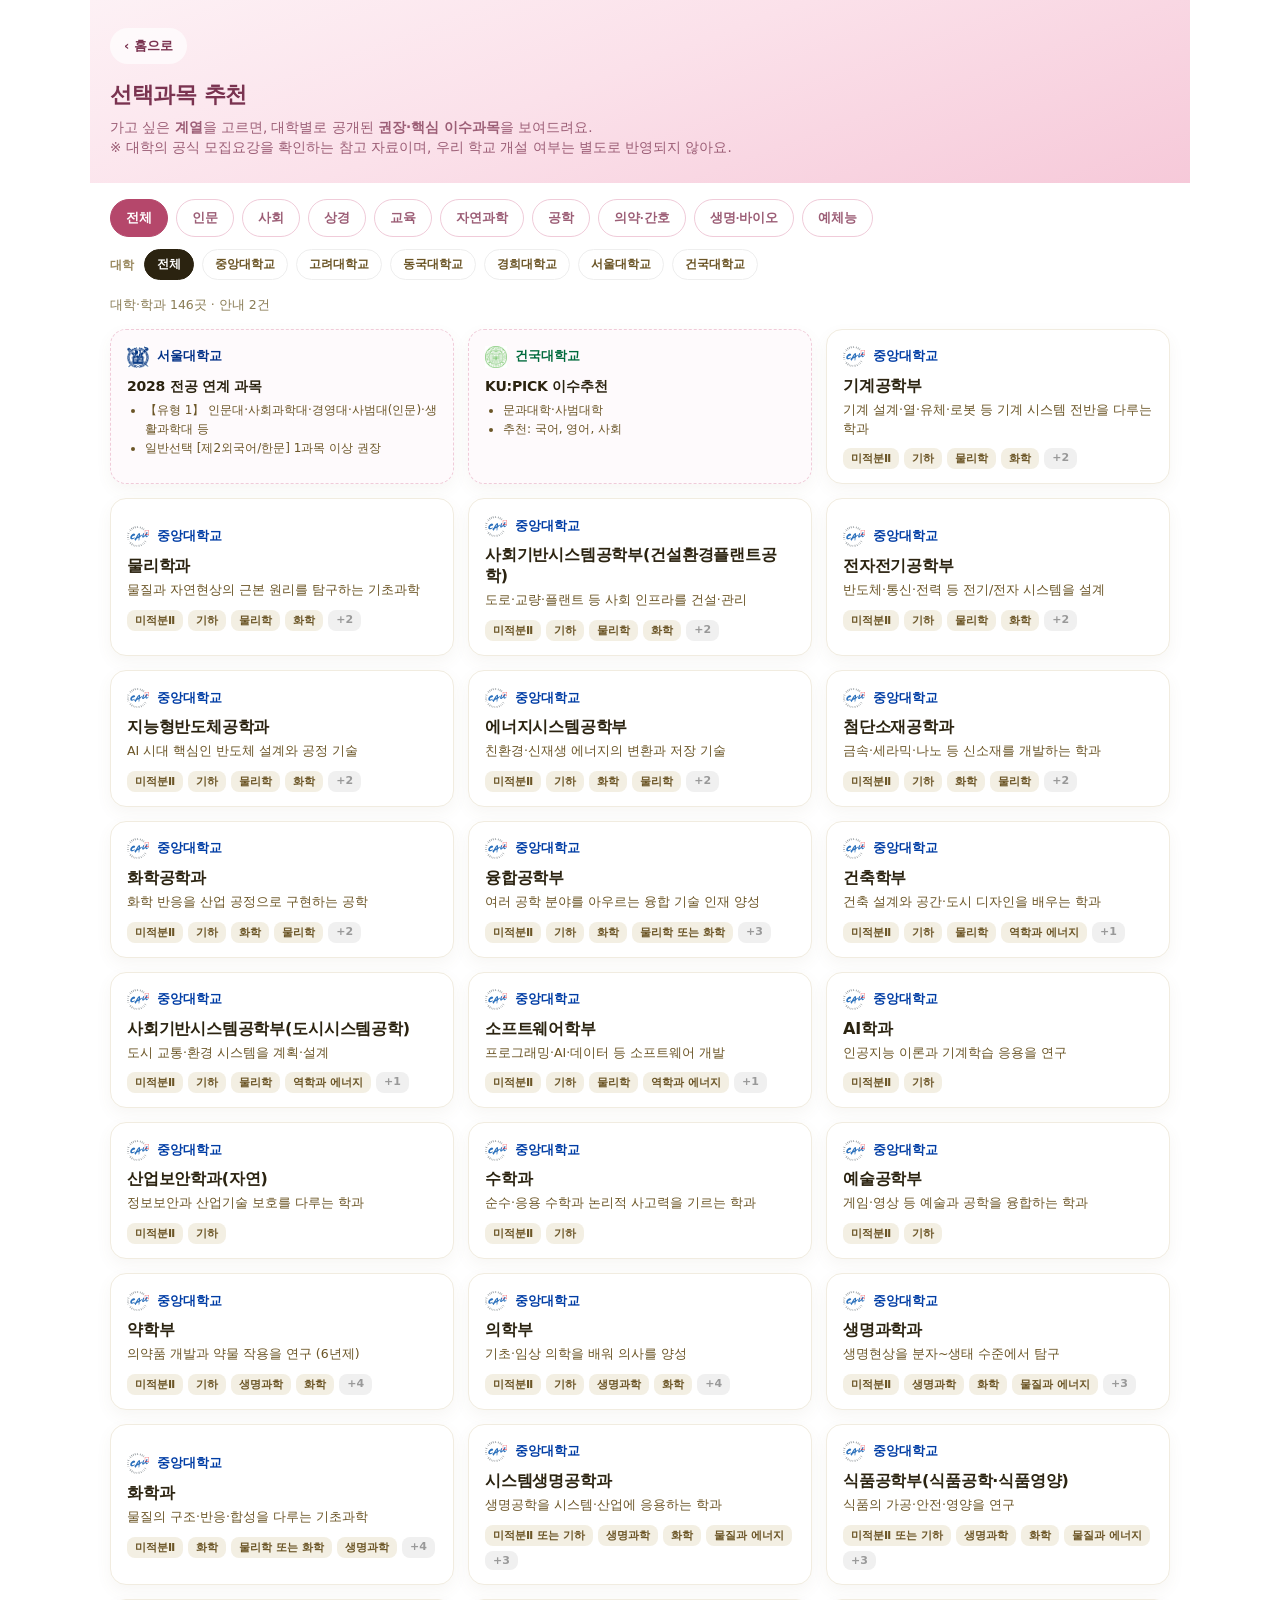
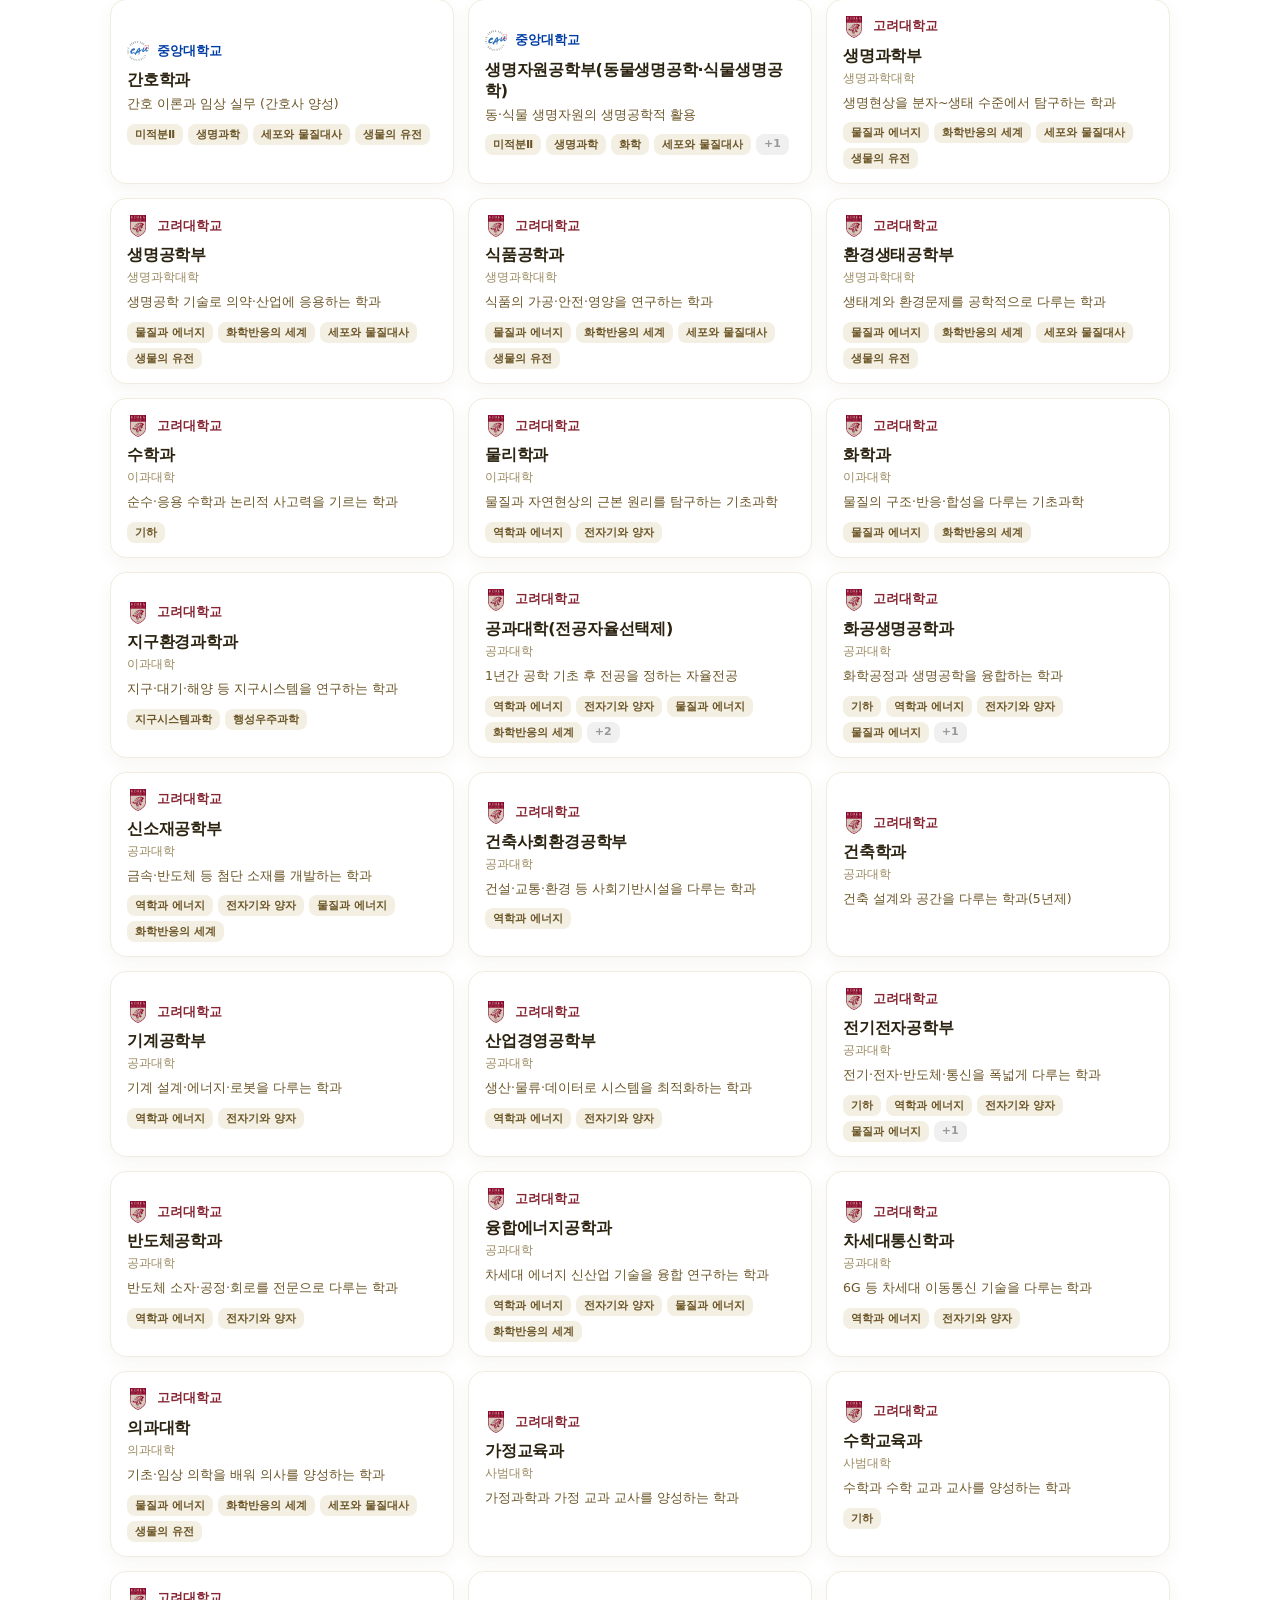
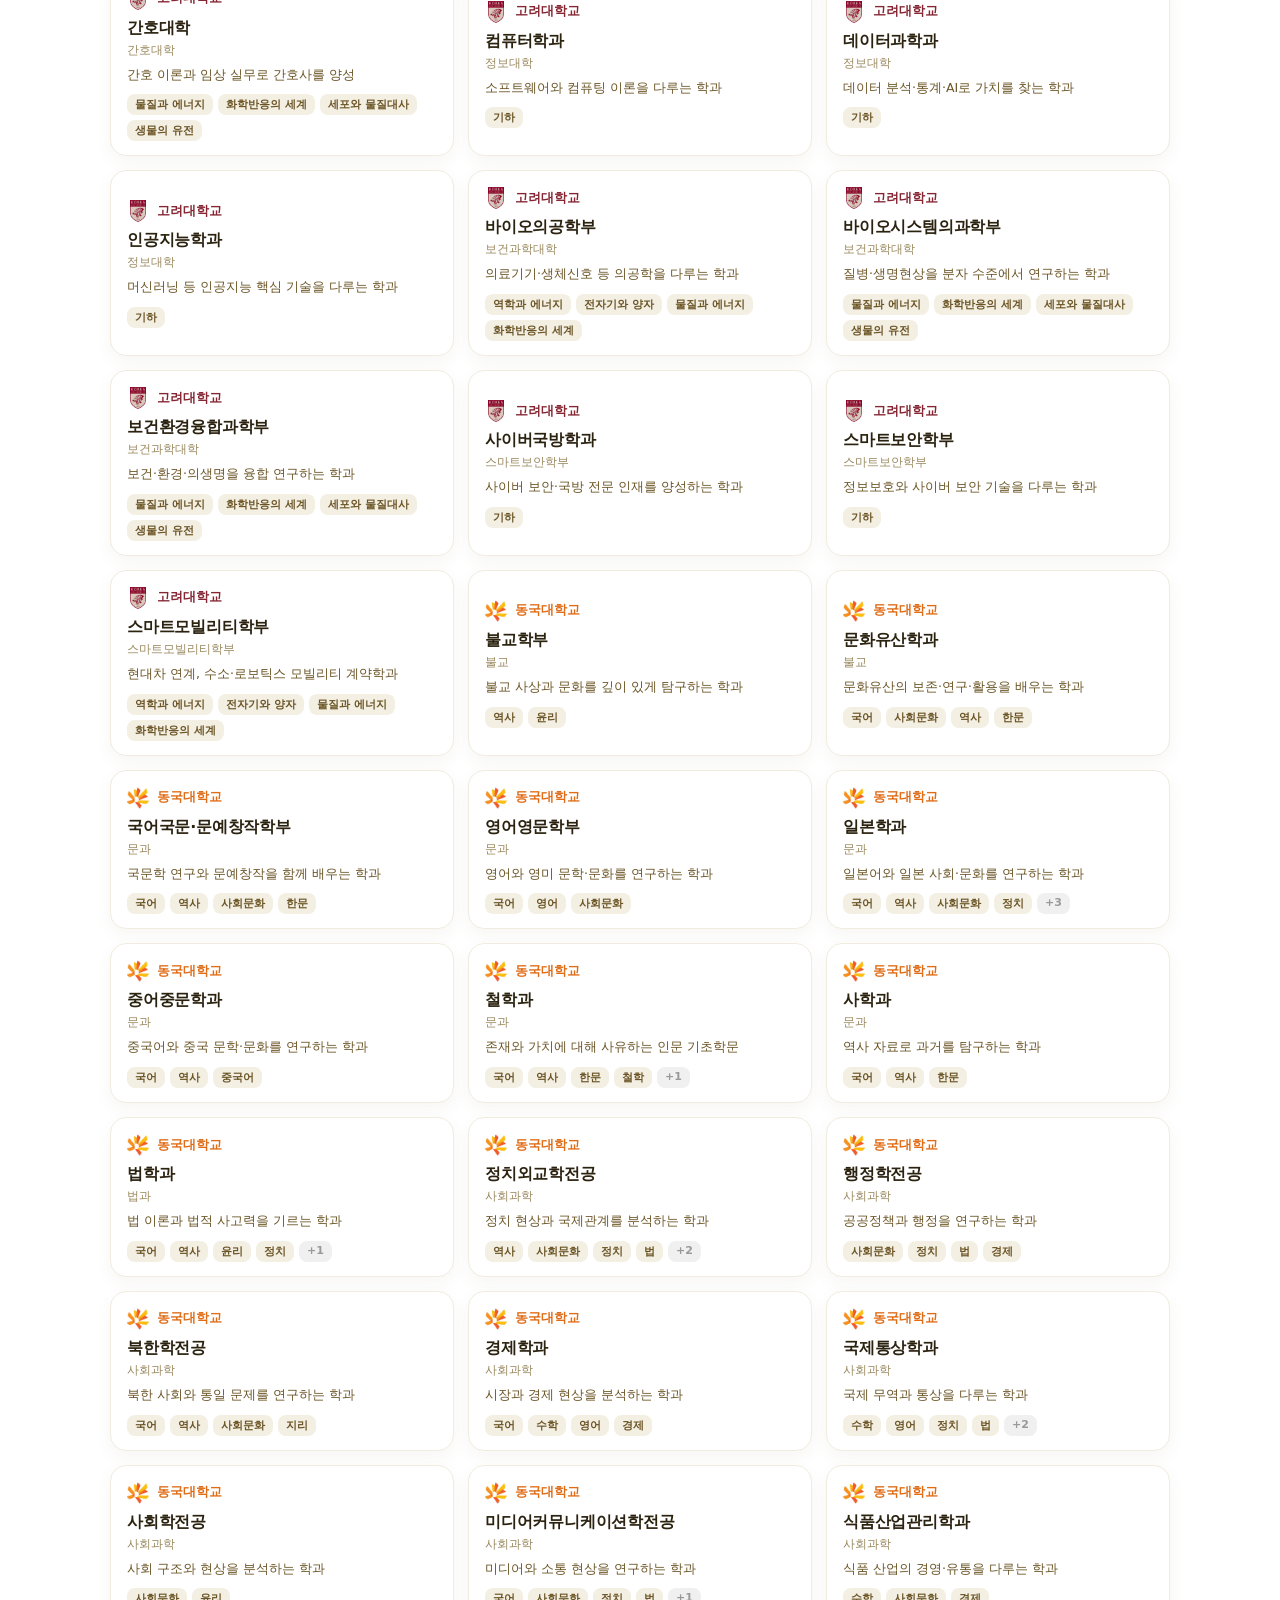
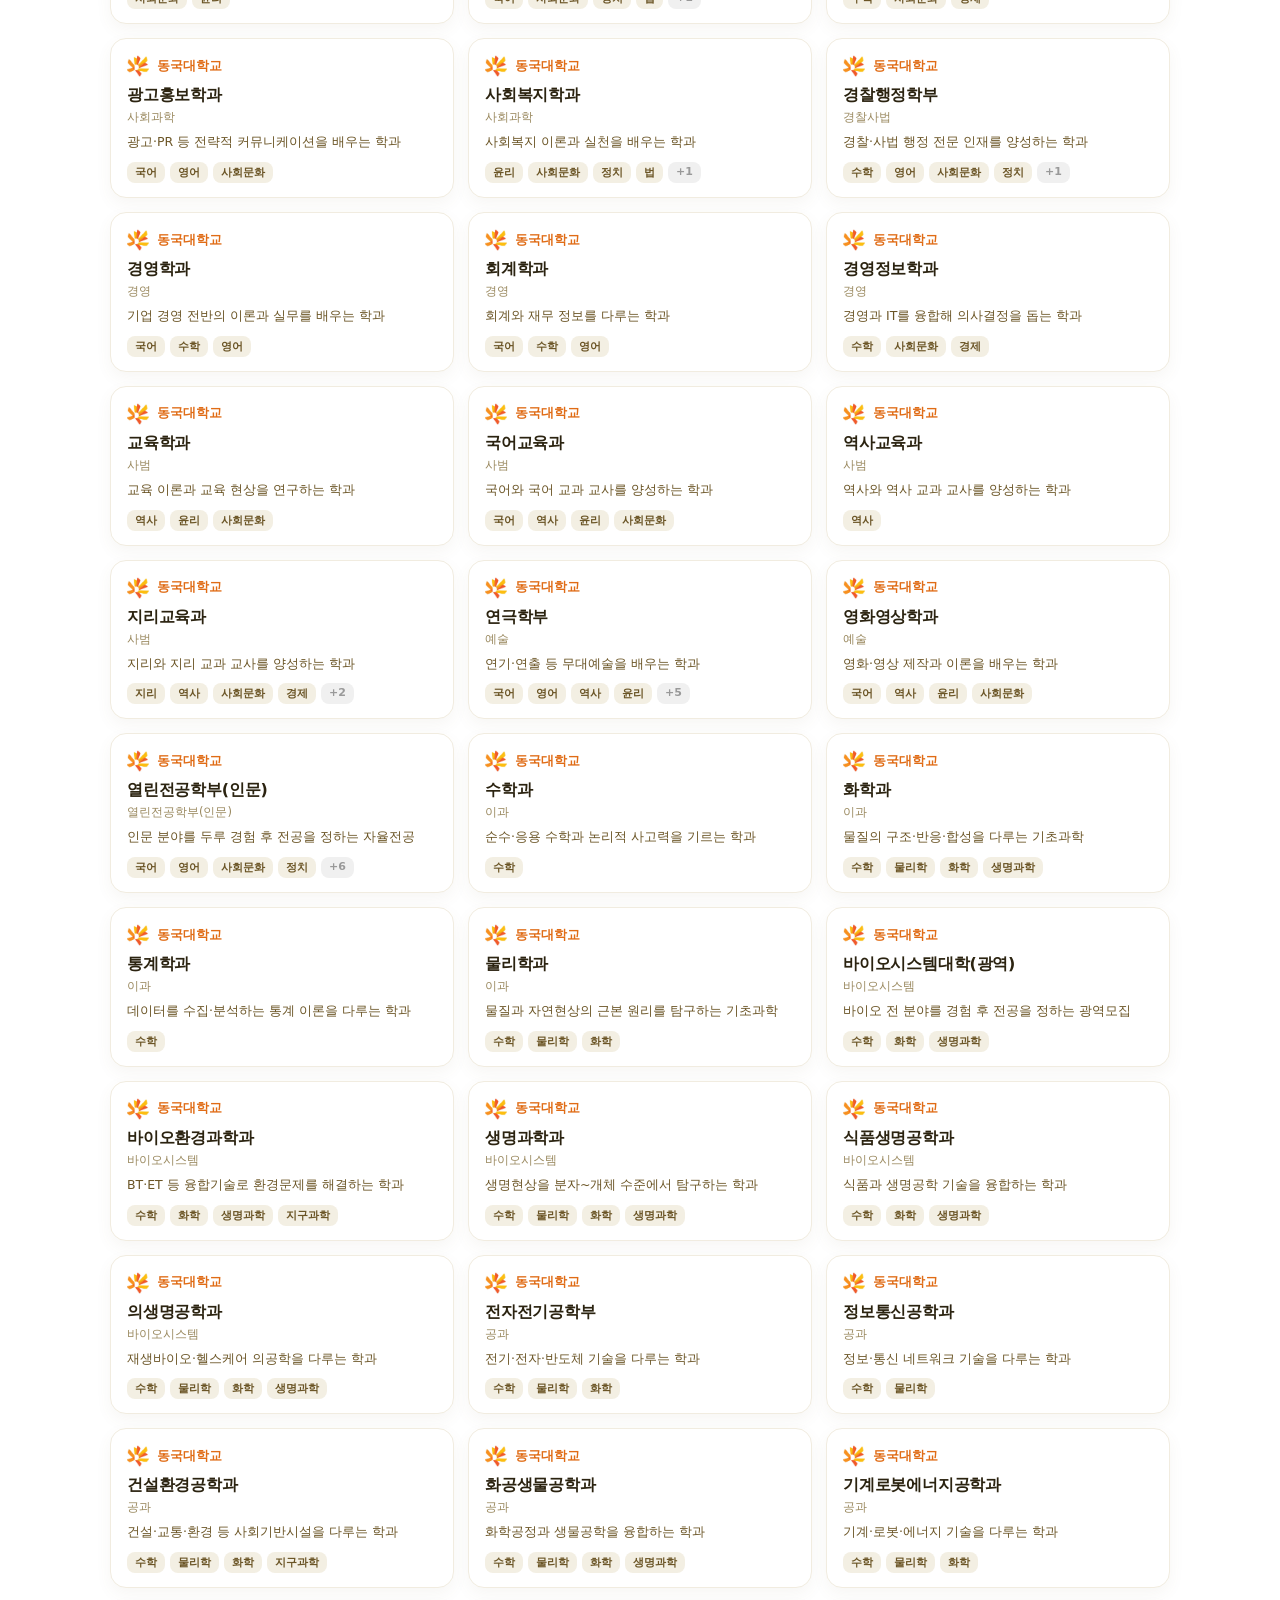
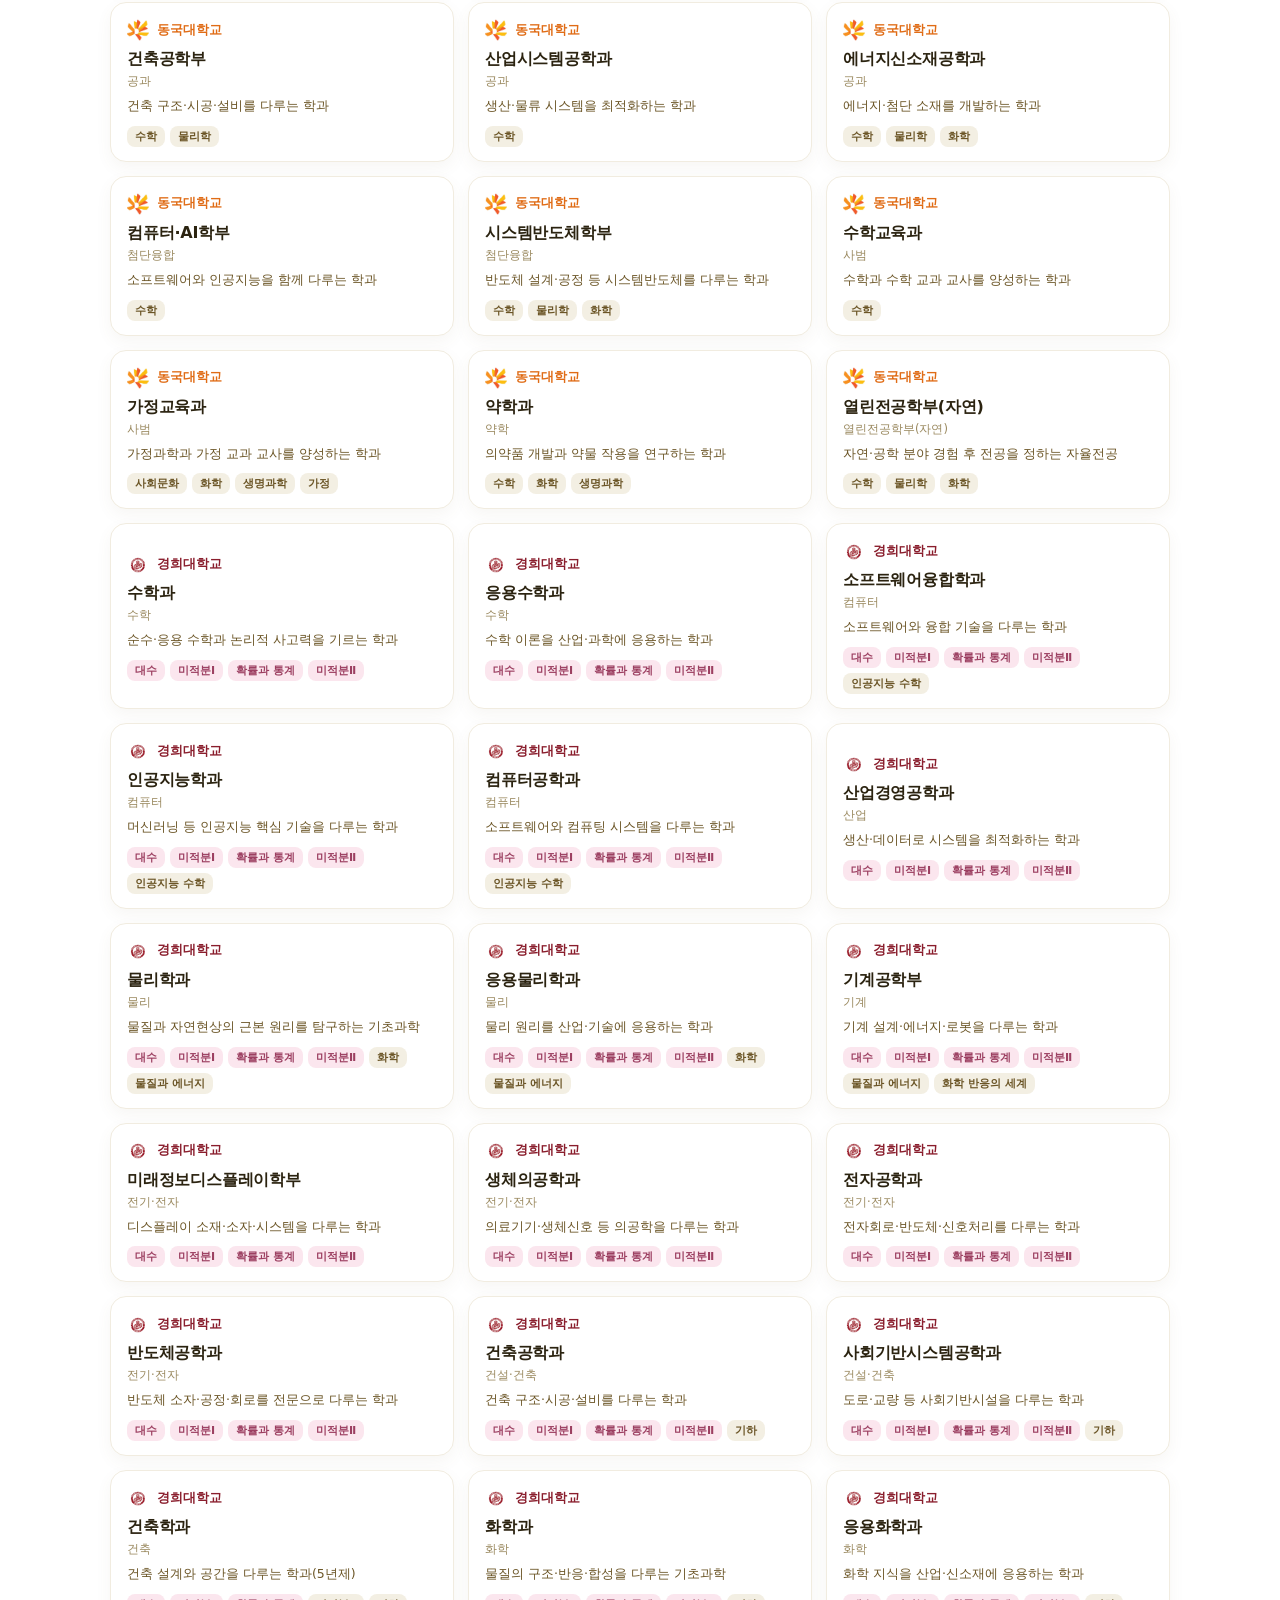
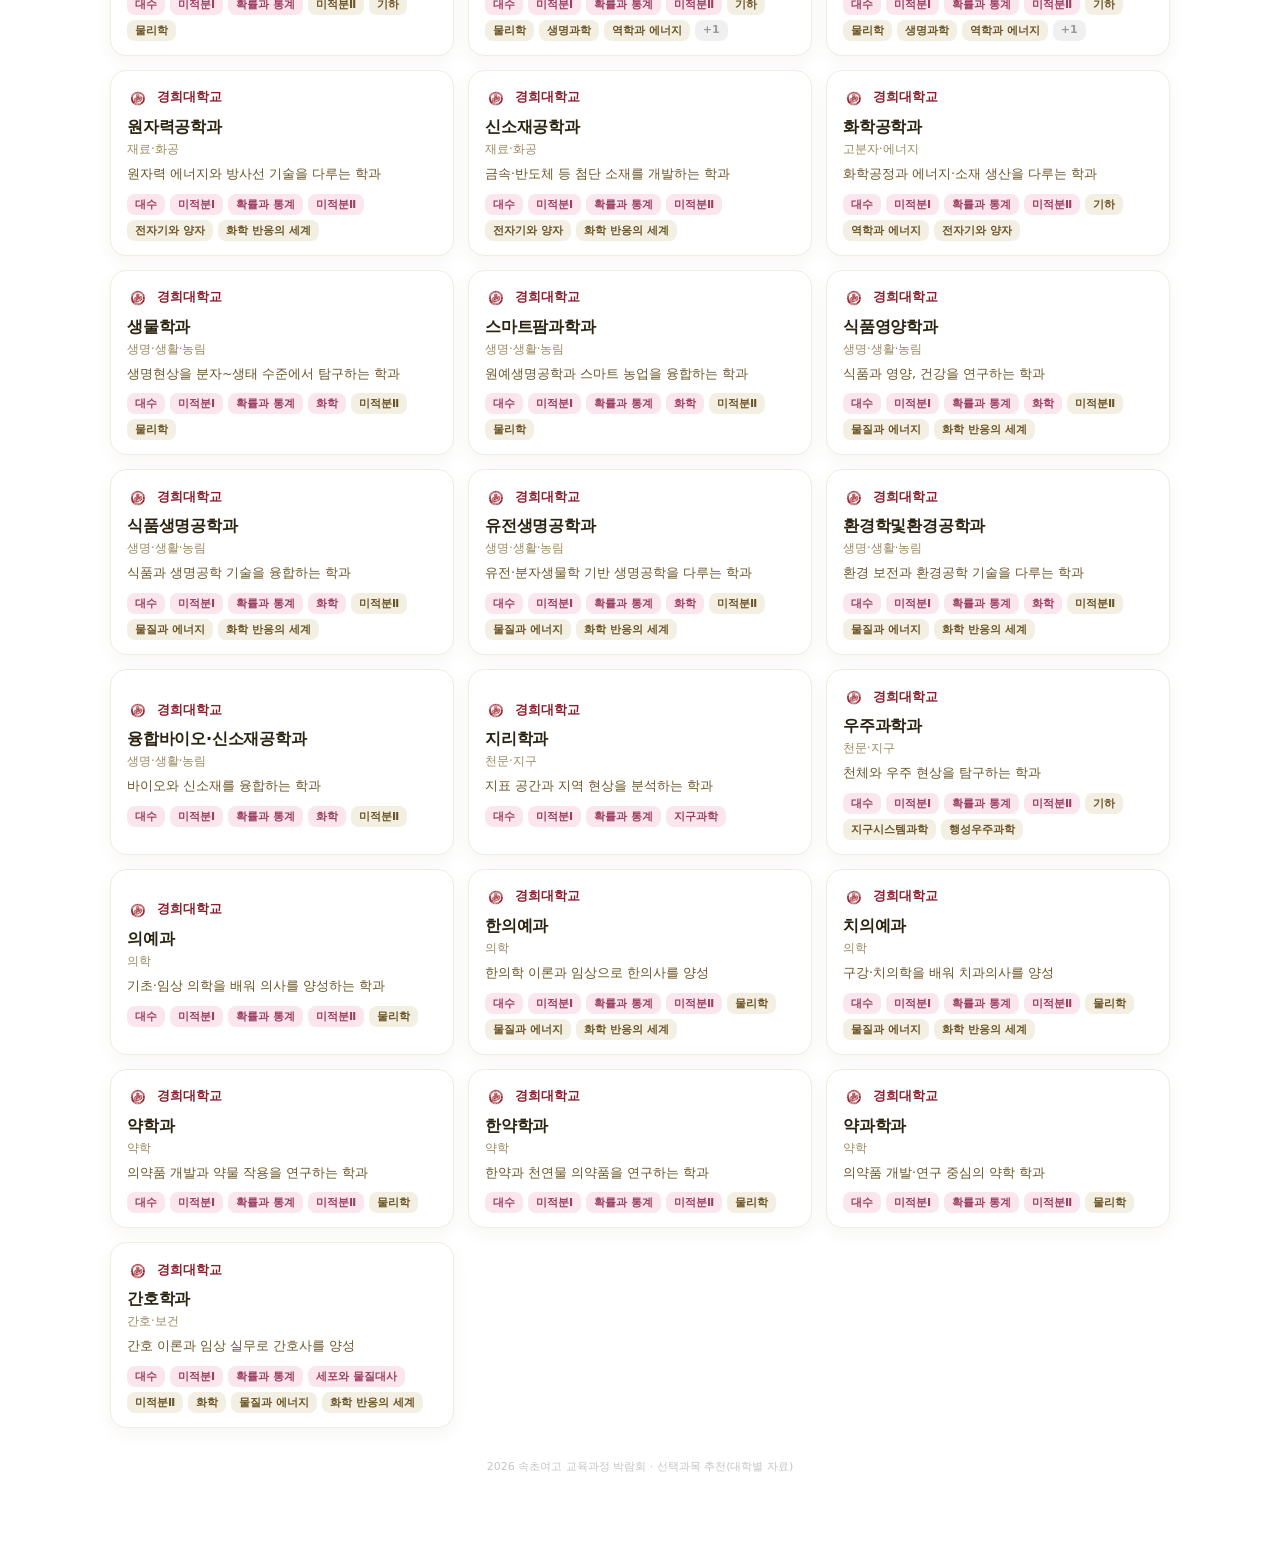
<file: recommend/index.html>
<!DOCTYPE html>
<html lang="ko">
<head>
<meta charset="UTF-8" />
<meta name="viewport" content="width=device-width, initial-scale=1.0, viewport-fit=cover" />
<meta name="theme-color" content="#B5476B" />
<title>선택과목 추천 · 2026 속초여고 교육과정 박람회</title>
<style>
  *{box-sizing:border-box;-webkit-tap-highlight-color:transparent;}
  html,body{margin:0;padding:0;background:#fff;color:#2b2310;
    font-family:'Pretendard','Apple SD Gothic Neo','Malgun Gothic',system-ui,-apple-system,sans-serif;}
  body{font-size:15px;line-height:1.5;}
  a{color:inherit;}
  .rc-page{max-width:1100px;margin:0 auto;padding-bottom:60px;}

  /* 상단 히어로 */
  .rc-hero{background:linear-gradient(160deg,#FDF1F5 0%,#FBE1EA 45%,#F6C9D9 100%);
    padding:28px 20px 26px;}
  .rc-top{display:flex;align-items:center;justify-content:space-between;margin-bottom:14px;}
  .rc-back{border:0;background:rgba(255,255,255,.7);color:#7A3350;font-weight:700;font-size:13px;
    padding:8px 14px;border-radius:999px;text-decoration:none;cursor:pointer;}
  .rc-me{font-size:12.5px;font-weight:700;color:#9C5E76;background:rgba(255,255,255,.7);
    padding:7px 12px;border-radius:999px;}
  .rc-title{font-size:22px;font-weight:800;color:#7A3350;letter-spacing:-.4px;}
  .rc-sub{font-size:13.5px;color:#9C5E76;margin-top:6px;line-height:1.5;}

  /* 계열 탭 */
  .rc-tabs{display:flex;gap:8px;flex-wrap:wrap;padding:16px 20px 0;}
  .rc-tab{border:1px solid #F0CBD9;background:#fff;color:#9C5E76;font-weight:700;font-size:13px;
    padding:9px 15px;border-radius:999px;cursor:pointer;white-space:nowrap;}
  .rc-tab.on{background:#B5476B;border-color:#B5476B;color:#fff;}

  /* 대학 필터 */
  .rc-uni-row{display:flex;gap:8px;flex-wrap:wrap;align-items:center;padding:12px 20px 0;}
  .rc-uni-label{font-size:12px;font-weight:700;color:#9a895f;margin-right:2px;}
  .rc-uni-chip{border:1px solid #eee;background:#fff;color:#6b5526;font-weight:700;font-size:12px;
    padding:6px 12px;border-radius:999px;cursor:pointer;}
  .rc-uni-chip.on{background:#2b2310;border-color:#2b2310;color:#fff;}

  .rc-count{padding:16px 20px 0;font-size:12.5px;color:#8a7c55;}

  /* 카드 그리드 */
  .rc-grid{display:grid;grid-template-columns:repeat(auto-fill,minmax(280px,1fr));gap:14px;padding:14px 20px 0;}
  .rc-card{background:#fff;border:1px solid #f1ece0;border-radius:16px;padding:16px 16px 14px;
    box-shadow:0 6px 16px rgba(120,100,60,.06);cursor:pointer;text-align:left;font-family:inherit;}
  .rc-card:hover{border-color:#F0CBD9;}
  .rc-card-uni{display:flex;align-items:center;gap:8px;margin-bottom:8px;}
  .rc-card-uni img{width:22px;height:22px;object-fit:contain;}
  .rc-card-uni span{font-size:12.5px;font-weight:800;}
  .rc-card-mojip{font-size:16px;font-weight:800;color:#2b2310;letter-spacing:-.2px;margin-bottom:4px;}
  .rc-card-col{font-size:11.5px;color:#9a895f;margin-bottom:8px;}
  .rc-card-desc{font-size:12.5px;color:#6b5526;line-height:1.5;margin-bottom:10px;}
  .rc-chips{display:flex;flex-wrap:wrap;gap:5px;}
  .rc-chip{font-size:11px;font-weight:700;border-radius:8px;padding:3px 8px;white-space:nowrap;}
  .rc-chip.core{background:#FBE6EE;color:#9C3F61;}
  .rc-chip.rec{background:#f3efe3;color:#6b5526;}
  .rc-chip.more{background:#f0f0f0;color:#999;}

  /* 가이드형 카드(서울대/건국대) */
  .rc-guide{background:#FEFAFC;border:1px dashed #F0CBD9;}
  .rc-guide .rc-card-mojip{font-size:14px;}
  .rc-guide ul{margin:0;padding-left:18px;font-size:12px;color:#6b5526;line-height:1.6;}

  .rc-empty{padding:60px 20px;text-align:center;color:#9a895f;font-size:14px;}

  /* 모달 */
  .rc-modal-bg{position:fixed;inset:0;background:rgba(40,20,30,.45);display:flex;align-items:flex-end;
    justify-content:center;z-index:20;}
  @media (min-width:640px){ .rc-modal-bg{align-items:center;} }
  .rc-modal{background:#fff;width:100%;max-width:520px;max-height:86vh;overflow-y:auto;
    border-radius:20px 20px 0 0;padding:22px 22px 30px;}
  @media (min-width:640px){ .rc-modal{border-radius:20px;} }
  .rc-modal-close{border:0;background:#f3efe3;color:#6b5526;width:32px;height:32px;border-radius:50%;
    font-size:16px;float:right;cursor:pointer;}
  .rc-modal-uni{display:flex;align-items:center;gap:10px;margin-bottom:6px;}
  .rc-modal-uni img{width:30px;height:30px;object-fit:contain;}
  .rc-modal-uni span{font-size:14px;font-weight:800;}
  .rc-modal-mojip{font-size:20px;font-weight:800;color:#2b2310;margin:4px 0 4px;}
  .rc-modal-col{font-size:12.5px;color:#9a895f;margin-bottom:12px;}
  .rc-modal-desc{font-size:13.5px;color:#525252;line-height:1.6;margin-bottom:16px;}
  .rc-modal-h{font-size:12.5px;font-weight:800;color:#9C3F61;margin:14px 0 6px;}
  .rc-modal-note{font-size:12px;color:#8a7c55;margin-top:10px;line-height:1.5;}

  .rc-foot{text-align:center;font-size:11px;color:#c4c4c4;padding:30px 20px 10px;line-height:1.6;}
</style>
</head>
<body>
<div class="rc-page">
  <div class="rc-hero">
    <div class="rc-top">
      <a class="rc-back" href="../index.html">‹ 홈으로</a>
      <span class="rc-me" id="rcMe" hidden></span>
    </div>
    <div class="rc-title">선택과목 추천</div>
    <div class="rc-sub">가고 싶은 <b>계열</b>을 고르면, 대학별로 공개된 <b>권장·핵심 이수과목</b>을 보여드려요.<br>
      ※ 대학의 공식 모집요강을 확인하는 참고 자료이며, 우리 학교 개설 여부는 별도로 반영되지 않아요.</div>
  </div>

  <div class="rc-tabs" id="rcTabs"></div>
  <div class="rc-uni-row" id="rcUniRow"></div>
  <div class="rc-count" id="rcCount"></div>
  <div class="rc-grid" id="rcGrid"></div>

  <div class="rc-foot">2026 속초여고 교육과정 박람회 · 선택과목 추천(대학별 자료)</div>
</div>

<script src="data.js"></script>
<script>
(function () {
  "use strict";
  var $ = function (id) { return document.getElementById(id); };
  var esc = function (s) {
    return String(s == null ? "" : s).replace(/[&<>"']/g, function (c) {
      return { "&": "&amp;", "<": "&lt;", ">": "&gt;", '"': "&quot;", "'": "&#39;" }[c];
    });
  };

  var APP = window.APPDATA || { PROGRAMS: [], GUIDE: {}, GYE: [] };
  var PROGRAMS = APP.PROGRAMS, GUIDE = APP.GUIDE, GYE = APP.GYE;

  var UNIS = ["중앙대학교","고려대학교","동국대학교","경희대학교","서울대학교","건국대학교"];
  var LOGO = {
    "중앙대학교": "logo/CAU.svg", "고려대학교": "logo/KOREA.png", "동국대학교": "logo/dongguk.jpg",
    "경희대학교": "logo/KYUNGHEE.jpg", "서울대학교": "logo/SNU.png", "건국대학교": "logo/KU.png"
  };
  var BRAND = {
    "중앙대학교": "#003DA5", "고려대학교": "#862633", "동국대학교": "#E06C16",
    "경희대학교": "#8A1E2D", "서울대학교": "#003087", "건국대학교": "#006A3C"
  };

  // 상단 인사말 (메인 앱과 로그인 세션 공유, 로그인 없이도 둘러볼 수 있음)
  try {
    var nm = localStorage.getItem("scwgo_nick_v1");
    if (nm && nm !== "게스트") {
      var el = $("rcMe"); el.textContent = nm + " 님, 둘러보는 중"; el.hidden = false;
    }
  } catch (e) {}

  var curGye = "전체";
  var curUni = "전체";

  function uniLogo(u) {
    return LOGO[u] ? '<img src="' + LOGO[u] + '" alt="" onerror="this.style.display=\'none\'">' : "";
  }

  function programCard(p) {
    var core = (p.core || []).slice(0, 4).map(function (s) { return '<span class="rc-chip core">' + esc(s) + '</span>'; }).join("");
    var recList = p.rec || [];
    var rec = recList.slice(0, 4).map(function (s) { return '<span class="rc-chip rec">' + esc(s) + '</span>'; }).join("");
    var more = recList.length > 4 ? '<span class="rc-chip more">+' + (recList.length - 4) + '</span>' : "";
    return '<button class="rc-card" data-idx="' + p._idx + '">'
      + '<div class="rc-card-uni">' + uniLogo(p.u) + '<span style="color:' + (BRAND[p.u] || "#666") + '">' + esc(p.u) + '</span></div>'
      + '<div class="rc-card-mojip">' + esc(p.mojip) + '</div>'
      + (p.col ? '<div class="rc-card-col">' + esc(p.col) + '</div>' : "")
      + (p.desc ? '<div class="rc-card-desc">' + esc(p.desc) + '</div>' : "")
      + '<div class="rc-chips">' + core + rec + more + '</div>'
      + '</button>';
  }

  function guideCard(card) {
    return '<div class="rc-card rc-guide">'
      + '<div class="rc-card-uni">' + uniLogo(card.u) + '<span style="color:' + (BRAND[card.u] || "#666") + '">' + esc(card.u) + '</span></div>'
      + '<div class="rc-card-mojip">' + esc(card.f) + '</div>'
      + '<ul>' + card.lines.map(function (l) { return '<li>' + esc(l) + '</li>'; }).join("") + '</ul>'
      + '</div>';
  }

  PROGRAMS.forEach(function (p, i) { p._idx = i; });

  function paintTabs() {
    var tabs = ["전체"].concat(GYE);
    $("rcTabs").innerHTML = tabs.map(function (g) {
      return '<button class="rc-tab' + (g === curGye ? " on" : "") + '" data-g="' + esc(g) + '">' + esc(g) + '</button>';
    }).join("");
  }
  function paintUniRow() {
    var chips = ["전체"].concat(UNIS).map(function (u) {
      return '<button class="rc-uni-chip' + (u === curUni ? " on" : "") + '" data-u="' + esc(u) + '">' + esc(u) + '</button>';
    }).join("");
    $("rcUniRow").innerHTML = '<span class="rc-uni-label">대학</span>' + chips;
  }

  function paint() {
    var progs = PROGRAMS.filter(function (p) {
      if (curGye !== "전체" && p.g !== curGye) return false;
      if (curUni !== "전체" && p.u !== curUni) return false;
      return true;
    });
    var guides = (curGye !== "전체" ? (GUIDE[curGye] || []) : Object.keys(GUIDE).reduce(function (acc, g) {
      return acc.concat(GUIDE[g]);
    }, [])).filter(function (c) { return curUni === "전체" || c.u === curUni; });
    // GUIDE 카드는 계열별로 중복 등록되어 있으므로 전체 보기에서는 유니크하게
    if (curGye === "전체") {
      var seen = {};
      guides = guides.filter(function (c) {
        var k = c.u + "|" + c.f; if (seen[k]) return false; seen[k] = 1; return true;
      });
    }

    $("rcCount").textContent = "대학·학과 " + progs.length + "곳" + (guides.length ? " · 안내 " + guides.length + "건" : "");

    if (!progs.length && !guides.length) {
      $("rcGrid").innerHTML = '<div class="rc-empty">해당 조건에 맞는 자료가 없어요.</div>';
      return;
    }
    $("rcGrid").innerHTML = guides.map(guideCard).join("") + progs.map(programCard).join("");
  }

  $("rcTabs").addEventListener("click", function (e) {
    var b = e.target.closest(".rc-tab"); if (!b) return;
    curGye = b.dataset.g; paintTabs(); paint();
  });
  $("rcUniRow").addEventListener("click", function (e) {
    var b = e.target.closest(".rc-uni-chip"); if (!b) return;
    curUni = b.dataset.u; paintUniRow(); paint();
  });

  function openModal(p) {
    var bg = document.createElement("div");
    bg.className = "rc-modal-bg";
    var core = (p.core || []).map(function (s) { return '<span class="rc-chip core">' + esc(s) + '</span>'; }).join("");
    var rec = (p.rec || []).map(function (s) { return '<span class="rc-chip rec">' + esc(s) + '</span>'; }).join("");
    bg.innerHTML = '<div class="rc-modal">'
      + '<button class="rc-modal-close" id="rcModalClose">×</button>'
      + '<div class="rc-modal-uni">' + uniLogo(p.u) + '<span style="color:' + (BRAND[p.u] || "#666") + '">' + esc(p.u) + '</span></div>'
      + '<div class="rc-modal-mojip">' + esc(p.mojip) + '</div>'
      + (p.col ? '<div class="rc-modal-col">' + esc(p.col) + '</div>' : "")
      + (p.desc ? '<div class="rc-modal-desc">' + esc(p.desc) + '</div>' : "")
      + (core ? '<div class="rc-modal-h">핵심 이수과목</div><div class="rc-chips">' + core + '</div>' : "")
      + (rec ? '<div class="rc-modal-h">권장 이수과목</div><div class="rc-chips">' + rec + '</div>' : "")
      + (p.note ? '<div class="rc-modal-note">' + esc(p.note) + '</div>' : "")
      + '</div>';
    document.body.appendChild(bg);
    bg.addEventListener("click", function (e) { if (e.target === bg) document.body.removeChild(bg); });
    document.getElementById("rcModalClose").addEventListener("click", function () { document.body.removeChild(bg); });
  }

  $("rcGrid").addEventListener("click", function (e) {
    var c = e.target.closest(".rc-card[data-idx]"); if (!c) return;
    var p = PROGRAMS[+c.dataset.idx]; if (p) openModal(p);
  });

  paintTabs(); paintUniRow(); paint();
})();
</script>
</body>
</html>
</file>
